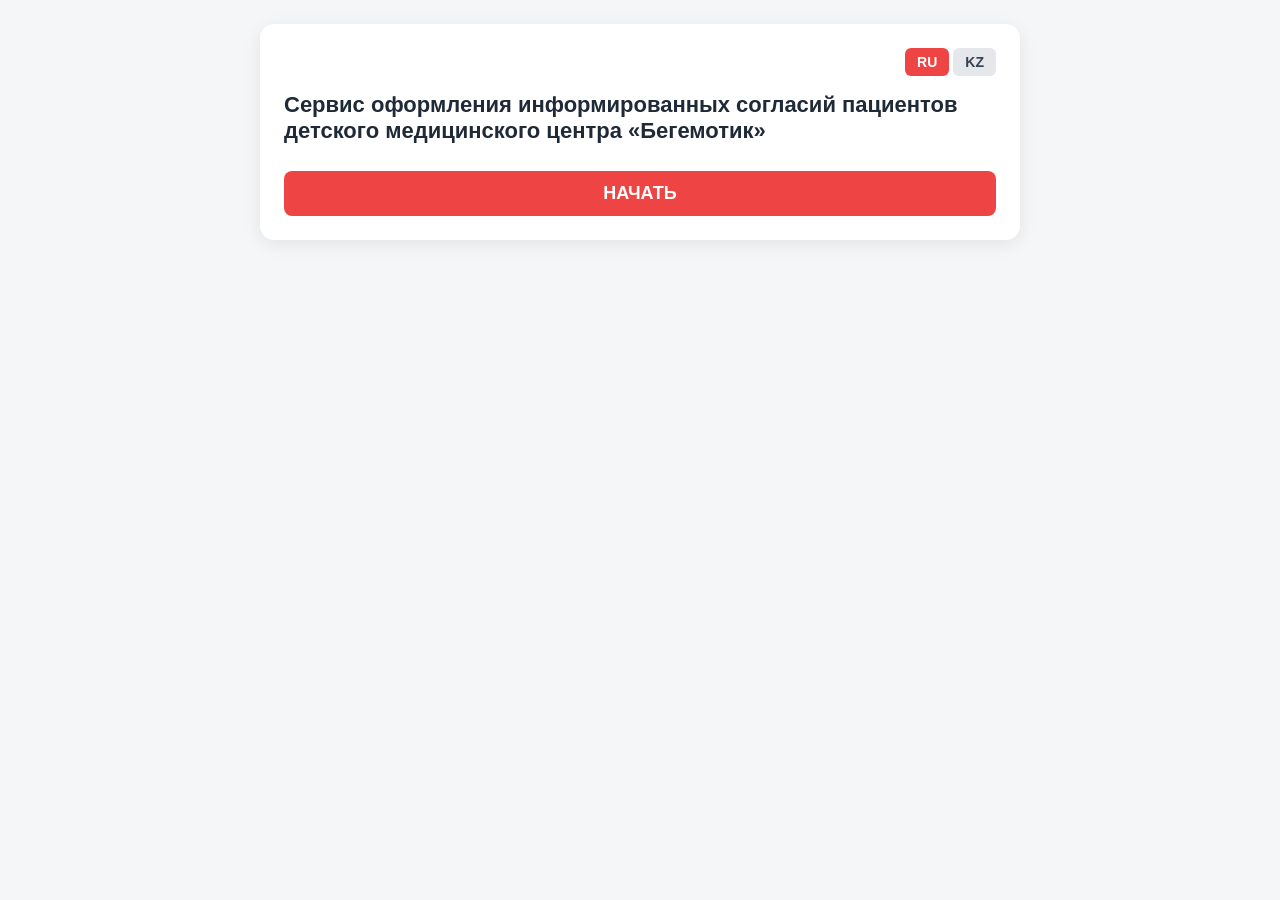
<file: frontend/index.html>
<!DOCTYPE html>
<html lang="ru">
<head>
  <meta name="google-site-verification" content="IP8zLoPh4_KQVwtsc5IDXmi27us-uHdlZs5kJak1eK8" />
  <meta charset="UTF-8" />
  <meta name="viewport" content="width=device-width, initial-scale=1.0" />
  <title>Заполнение согласия — Бегемотик</title>
  <link rel="stylesheet" href="style.css" />
</head>
<body>
  <div class="container">
    <div class="top-bar">
      <div></div>
      <div class="lang-switcher">
        <button type="button" id="langRU" class="lang-btn active">RU</button>
        <button type="button" id="langKZ" class="lang-btn">KZ</button>
      </div>
    </div>
    <h1 id="clinicName">Сервис оформления информированных согласий пациентов детского медицинского центра «Бегемотик»</h1>
    <button type="button" id="startBtn" class="btn-submit" data-i18n="start">НАЧАТЬ</button>
  </div>

  <div id="formModal" class="modal" style="display:none;">
    <div class="modal-card modal-large">
      <div class="modal-header">
        <h2 id="stepTitle" data-i18n="formTitle">Заполнение согласия</h2>
        <button type="button" id="closeModal" class="close-btn" aria-label="Закрыть">&times;</button>
      </div>

      <form id="consentForm" novalidate>
        <div id="step1" class="form-step">
          <h3 data-i18n="sectionPatient">Основная информация о пациенте</h3>
          <div class="form-group">
            <label for="iin"><span data-i18n="labelIIN">ИИН</span> <span class="required">*</span></label>
            <input type="text" id="iin" placeholder="123456789010" maxlength="12" inputmode="numeric" />
            <div id="iin-error" class="error-text"></div>
          </div>
          <div class="form-group">
            <label for="surname"><span data-i18n="labelSurname">Фамилия</span> <span class="required">*</span></label>
            <input type="text" id="surname" placeholder="Ахметов" autocomplete="family-name" />
            <div id="surname-error" class="error-text"></div>
          </div>
          <div class="form-group">
            <label for="name"><span data-i18n="labelName">Имя</span> <span class="required">*</span></label>
            <input type="text" id="name" placeholder="Серік" autocomplete="given-name" />
            <div id="name-error" class="error-text"></div>
          </div>
          <div class="form-group">
            <label for="last_name" data-i18n="labelLastName">Отчество (если имеется)</label>
            <input type="text" id="last_name" placeholder="Арманович" autocomplete="additional-name" />
            <div id="last_name-error" class="error-text"></div>
          </div>
          <div class="form-group">
            <label for="gender"><span data-i18n="labelGender">Пол</span> <span class="required">*</span></label>
            <select id="gender">
              <option value="" data-i18n="genderPlaceholder">Выберите пол</option>
              <option value="мужской" data-i18n="genderMale">мужской</option>
              <option value="женский" data-i18n="genderFemale">женский</option>
            </select>
            <div id="gender-error" class="error-text"></div>
          </div>
          <div class="form-group">
            <label for="birthdate"><span data-i18n="labelBirthdate">Дата рождения</span> <span class="required">*</span></label>
            <input type="text" id="birthdate" placeholder="01.01.2000" maxlength="10" inputmode="numeric" />
            <div id="birthdate-error" class="error-text"></div>
          </div>
          <div class="form-group">
            <label for="phone"><span data-i18n="labelPhone">Телефон</span> <span class="required">*</span></label>
            <input type="text" id="phone" class="phone-input" placeholder="+7 (7XX) XXX-XX-XX" maxlength="18" autocomplete="tel" />
            <div id="phone-error" class="error-text"></div>
          </div>
          <div class="form-group consent-group">
            <label class="checkbox-label">
              <input type="checkbox" id="hasKinship" />
              <span data-i18n="labelHasKinship">Законный представитель пациента</span>
            </label>
          </div>
          <div id="kinshipFields" style="display:none;">
            <div class="form-group">
              <label for="surname_kinship"><span data-i18n="labelSurnameKinship">Фамилия представителя</span> <span class="required">*</span></label>
              <input type="text" id="surname_kinship" placeholder="Ахметова" />
              <div id="surname_kinship-error" class="error-text"></div>
            </div>
            <div class="form-group">
              <label for="name_kinship"><span data-i18n="labelNameKinship">Имя представителя</span> <span class="required">*</span></label>
              <input type="text" id="name_kinship" placeholder="Айгерим" />
              <div id="name_kinship-error" class="error-text"></div>
            </div>
            <div class="form-group">
              <label for="last_name_kinship" data-i18n="labelLastNameKinship">Отчество представителя (если имеется)</label>
              <input type="text" id="last_name_kinship" placeholder="Арманқызы" />
              <div id="last_name_kinship-error" class="error-text"></div>
            </div>
            <div class="form-group">
              <label for="degree_of_kinship"><span data-i18n="labelDegreeKinship">Степень родства</span> <span class="required">*</span></label>
              <select id="degree_of_kinship">
                <option value="" data-i18n="degreeKinshipPlaceholder">Выберите степень родства</option>
                <option value="ребенок" data-i18n="degreeKinshipChild">ребенок</option>
                <option value="лицо, чьим законным представителем я являюсь" data-i18n="degreeKinshipRep">лицо, чьим законным представителем я являюсь</option>
              </select>
              <div id="degree_of_kinship-error" class="error-text"></div>
            </div>
          </div>
          <div class="form-actions">
            <button type="button" id="nextStep1" class="btn-submit" data-i18n="btnNext">ДАЛЕЕ</button>
          </div>
        </div>
        <div id="step2" class="form-step" style="display:none;">
          <div class="form-group consent-group">
            <label class="checkbox-label">
              <input type="checkbox" id="hasAllergy" />
              <span data-i18n="labelHasAllergy">Есть аллергия</span>
            </label>
          </div>
          <div id="allergyField" style="display:none;">
            <div class="form-group">
              <label for="allergyText"><span data-i18n="labelAllergyText">Укажите аллергию</span> <span class="required">*</span></label>
              <textarea id="allergyText" rows="3" placeholder="Пенициллин, латекс..."></textarea>
              <div id="allergyText-error" class="error-text"></div>
            </div>
          </div>

          <div class="form-group">
            <label><span data-i18n="labelProcedure">Проводимые процедуры</span> <span class="required">*</span></label>
            <div id="procedureList" class="procedure-list">
              <label class="procedure-item"><input type="checkbox" class="procedure-checkbox" value="Проф.осмотр" /> <span data-i18n="procCheckup">Проф.осмотр</span></label>
              <label class="procedure-item"><input type="checkbox" class="procedure-checkbox" value="Педиатрический чекап" /> <span data-i18n="procPediatricCheckup">Педиатрический чекап</span></label>
              <label class="procedure-item"><input type="checkbox" class="procedure-checkbox" value="Анализы" /> <span data-i18n="procTests">Анализы</span></label>
              <label class="procedure-item"><input type="checkbox" class="procedure-checkbox" value="Кардио чекап" /> <span data-i18n="procCardioCheckup">Кардио чекап</span></label>
              <label class="procedure-item"><input type="checkbox" class="procedure-checkbox" value="УЗИ" /> <span data-i18n="procUltrasound">УЗИ</span></label>
              <label class="procedure-item"><input type="checkbox" class="procedure-checkbox" value="Операция" /> <span data-i18n="procSurgery">Операция</span></label>

              <label class="procedure-item"><input type="checkbox" class="procedure-checkbox" value="Прием врача: педиатр" /> <span data-i18n="procDoctorPediatrician">Прием врача: педиатр</span></label>
              <label class="procedure-item"><input type="checkbox" class="procedure-checkbox" value="Прием врача: хирург" /> <span data-i18n="procDoctorSurgeon">Прием врача: хирург</span></label>
              <label class="procedure-item"><input type="checkbox" class="procedure-checkbox" value="Прием врача: невролог" /> <span data-i18n="procDoctorNeurologist">Прием врача: невролог</span></label>
              <label class="procedure-item"><input type="checkbox" class="procedure-checkbox" value="Прием врача: ортопед" /> <span data-i18n="procDoctorOrthopedist">Прием врача: ортопед</span></label>
              <label class="procedure-item"><input type="checkbox" class="procedure-checkbox" value="Прием врача: кардиолог" /> <span data-i18n="procDoctorCardiologist">Прием врача: кардиолог</span></label>
              <label class="procedure-item"><input type="checkbox" class="procedure-checkbox" value="Прием врача: уролог" /> <span data-i18n="procDoctorUrologist">Прием врача: уролог</span></label>
              <label class="procedure-item"><input type="checkbox" class="procedure-checkbox" value="Прием врача: офтальмолог" /> <span data-i18n="procDoctorOphthalmologist">Прием врача: офтальмолог</span></label>
              <label class="procedure-item"><input type="checkbox" class="procedure-checkbox" value="Прием врача: лор врач" /> <span data-i18n="procDoctorENT">Прием врача: лор врач</span></label>
              <label class="procedure-item"><input type="checkbox" class="procedure-checkbox" value="Прием врача: ревматолог" /> <span data-i18n="procDoctorRheumatologist">Прием врача: ревматолог</span></label>
              <label class="procedure-item"><input type="checkbox" class="procedure-checkbox" value="Прием врача: аллерголог" /> <span data-i18n="procDoctorAllergist">Прием врача: аллерголог</span></label>
              <label class="procedure-item"><input type="checkbox" class="procedure-checkbox" value="Прием врача: инфекционист" /> <span data-i18n="procDoctorInfectiologist">Прием врача: инфекционист</span></label>
              <label class="procedure-item"><input type="checkbox" class="procedure-checkbox" value="Прием врача: пульмонолог" /> <span data-i18n="procDoctorPulmonologist">Прием врача: пульмонолог</span></label>
              <label class="procedure-item"><input type="checkbox" class="procedure-checkbox" value="Прием врача: иммунолог" /> <span data-i18n="procDoctorImmunologist">Прием врача: иммунолог</span></label>

              <label class="procedure-item"><input type="checkbox" class="procedure-checkbox" value="Обрезание" /> <span data-i18n="procCircumcision">Обрезание</span></label>
              <label class="procedure-item"><input type="checkbox" class="procedure-checkbox" value="Снятие швов" /> <span data-i18n="procSutureRemoval">Снятие швов</span></label>
              <label class="procedure-item"><input type="checkbox" class="procedure-checkbox" value="Промывание" /> <span data-i18n="procIrrigation">Промывание</span></label>
              <label class="procedure-item"><input type="checkbox" class="procedure-checkbox" value="Подрезание уздечки" /> <span data-i18n="procFrenulumTrim">Подрезание уздечки</span></label>
            </div>
            <div id="procedure-error" class="error-text"></div>
          </div>

          <div class="form-actions dual">
            <button type="button" id="backStep2" class="btn-secondary" data-i18n="btnBack">НАЗАД</button>
            <button type="button" id="nextStep2" class="btn-submit" data-i18n="btnNext">ДАЛЕЕ</button>
          </div>
        </div>
        <div id="step3" class="form-step" style="display:none;">
          <div class="form-group">
            <label><span data-i18n="labelSignature">Подпись</span> <span class="required">*</span></label>
            <p class="hint" data-i18n="hintSignature">Нарисуйте подпись в поле ниже</p>
            <canvas id="signatureCanvas"></canvas>
            <div id="signature-error" class="error-text"></div>
            <div class="signature-actions">
              <button type="button" id="clearSignature" class="btn-secondary" data-i18n="btnClearSig">Очистить</button>
            </div>
          </div>
          <div class="form-group consent-group">
            <label class="checkbox-label">
              <input type="checkbox" id="consentFacsimile" />
              <span data-i18n="labelConsentFacsimile">Даю согласие на использование факсимиле</span>
            </label>
            <div id="consentFacsimile-error" class="error-text"></div>
          </div>
          <div class="form-group consent-group">
            <label class="checkbox-label">
              <input type="checkbox" id="consentPersonal" />
              <span data-i18n="labelConsentPersonal">Даю согласие на сбор персональных данных</span>
            </label>
            <div id="consentPersonal-error" class="error-text"></div>
          </div>
          <div class="form-actions triple">
            <button type="button" id="backStep3" class="btn-secondary" data-i18n="btnBack">НАЗАД</button>
            <button type="submit" id="finishBtn" class="btn-submit" data-i18n="btnSign">ПОДПИСАТЬ</button>
          </div>
        </div>
      </form>
      <div id="errorMessage" class="alert alert-error" style="display:none;"></div>
    </div>
  </div>

  <div id="loadingModal" class="modal" style="display:none;">
    <div class="modal-card">
      <div class="spinner"></div>
      <h3 data-i18n="loadingTitle">Формируем соглашение…</h3>
      <p data-i18n="loadingSubtitle">Обычно это занимает меньше минуты</p>
    </div>
  </div>

  <script src="config.js"></script>
  <script src="script.js"></script>
</body>
</html>
</file>
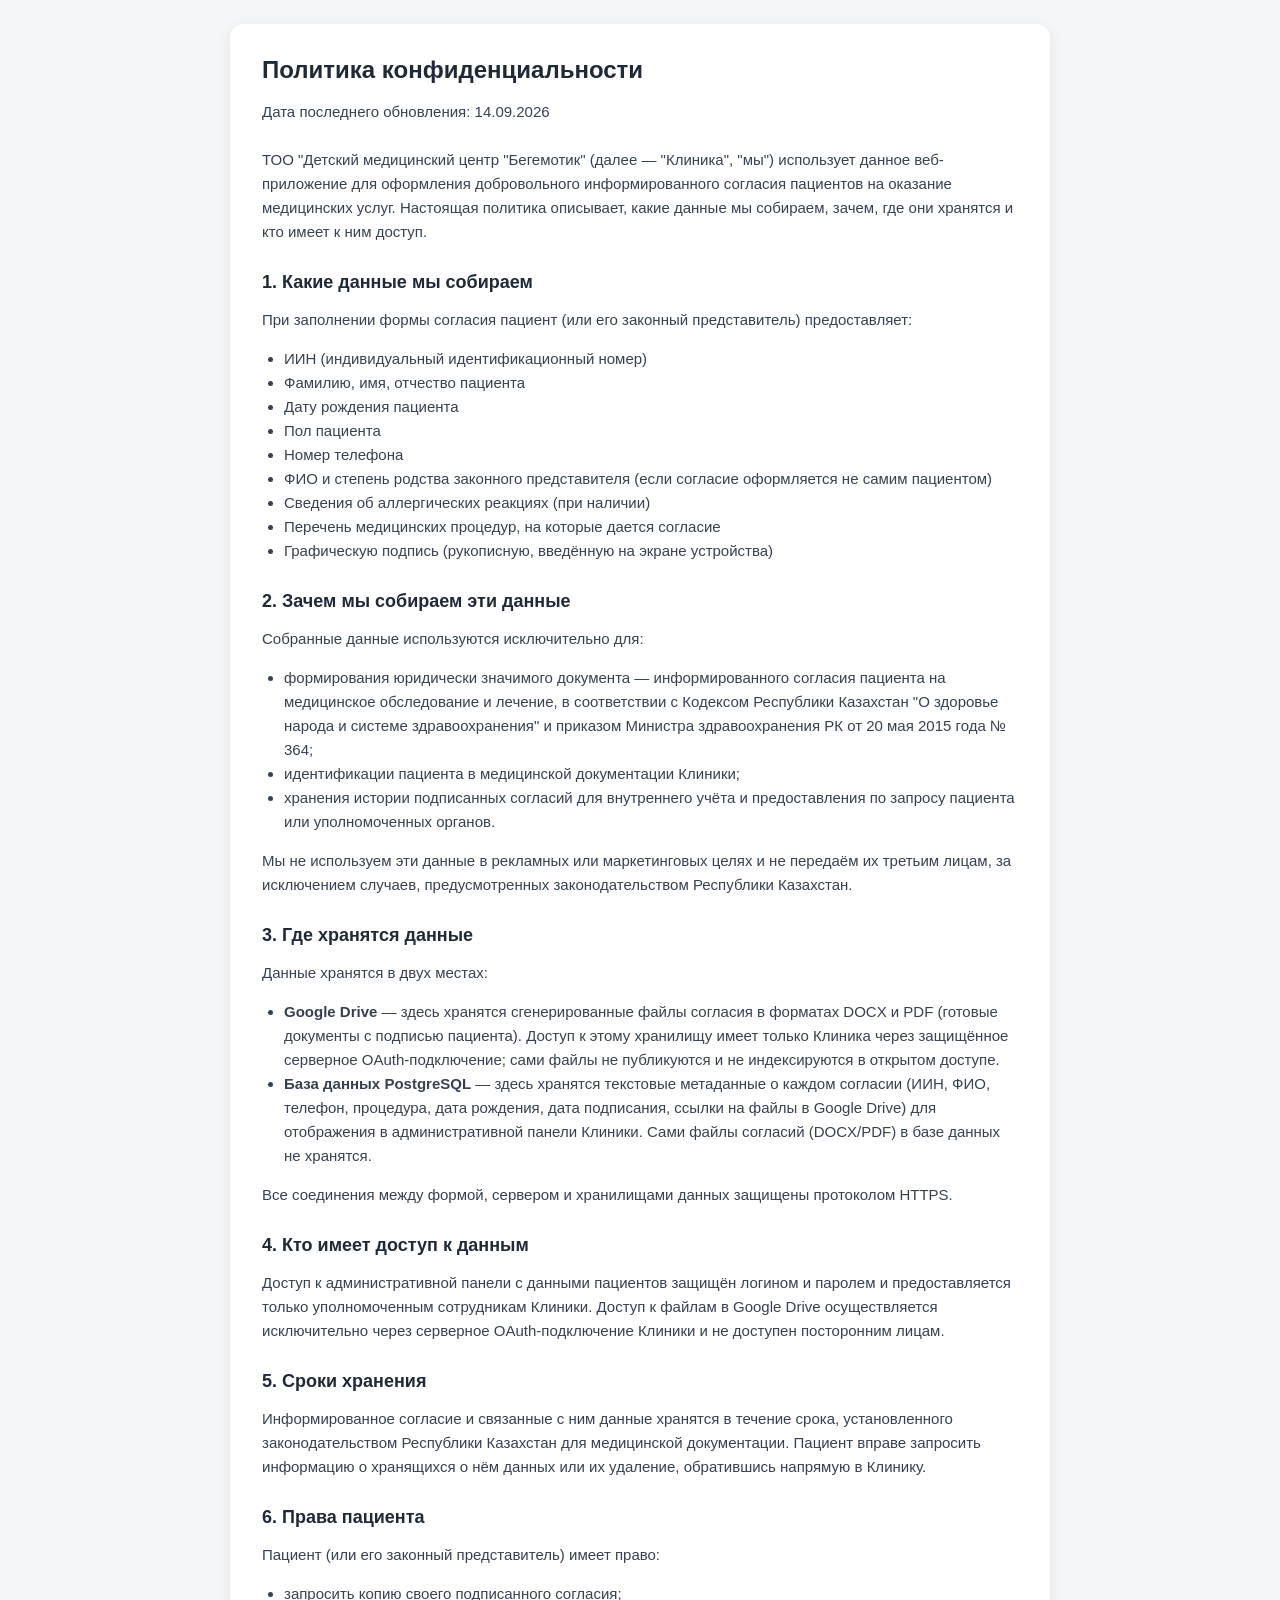
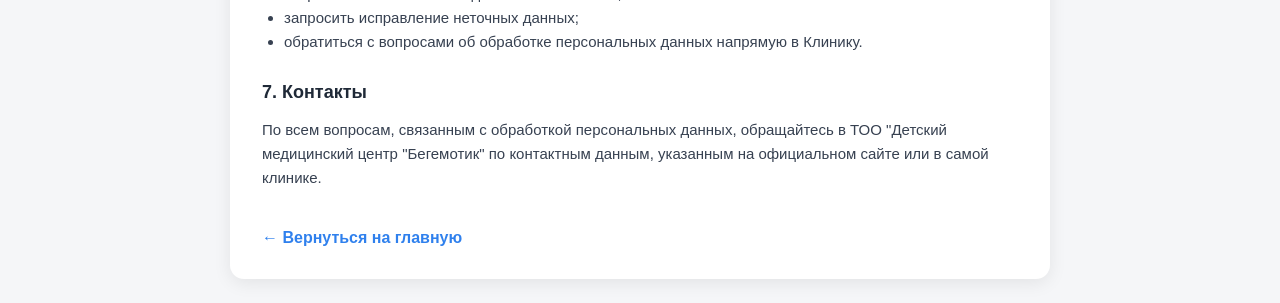
<file: frontend/privacy_policy.html>
<!DOCTYPE html>
<html lang="ru">
<head>
<meta charset="UTF-8" />
<meta name="viewport" content="width=device-width, initial-scale=1.0" />
<title>Политика конфиденциальности — Бегемотик</title>
<link rel="stylesheet" href="style.css" />
<style>
  .policy-container {
    max-width: 820px;
    margin: 24px auto;
    background: #fff;
    padding: 32px;
    border-radius: 14px;
    box-shadow: 0 4px 18px rgba(0, 0, 0, .08);
  }
  .policy-container h1 {
    font-size: 24px;
    margin-top: 0;
  }
  .policy-container h2 {
    font-size: 18px;
    margin-top: 28px;
    margin-bottom: 10px;
    color: #1f2937;
  }
  .policy-container p,
  .policy-container li {
    font-size: 15px;
    line-height: 1.6;
    color: #374151;
  }
  .policy-container ul {
    margin: 8px 0;
    padding-left: 22px;
  }
  .policy-updated {
    color: #6b7280;
    font-size: 13px;
    margin-bottom: 24px;
  }
  .back-link {
    display: inline-block;
    margin-top: 24px;
    color: #2f80ed;
    text-decoration: none;
    font-weight: 600;
  }
  .back-link:hover {
    text-decoration: underline;
  }
</style>
</head>
<body>
  <div class="policy-container">
    <h1>Политика конфиденциальности</h1>
    <p class="policy-updated">Дата последнего обновления: 14.09.2026</p>

    <p>
      ТОО "Детский медицинский центр "Бегемотик" (далее — "Клиника", "мы") использует
      данное веб-приложение для оформления добровольного информированного согласия
      пациентов на оказание медицинских услуг. Настоящая политика описывает, какие
      данные мы собираем, зачем, где они хранятся и кто имеет к ним доступ.
    </p>

    <h2>1. Какие данные мы собираем</h2>
    <p>При заполнении формы согласия пациент (или его законный представитель) предоставляет:</p>
    <ul>
      <li>ИИН (индивидуальный идентификационный номер)</li>
      <li>Фамилию, имя, отчество пациента</li>
      <li>Дату рождения пациента</li>
      <li>Пол пациента</li>
      <li>Номер телефона</li>
      <li>ФИО и степень родства законного представителя (если согласие оформляется не самим пациентом)</li>
      <li>Сведения об аллергических реакциях (при наличии)</li>
      <li>Перечень медицинских процедур, на которые дается согласие</li>
      <li>Графическую подпись (рукописную, введённую на экране устройства)</li>
    </ul>

    <h2>2. Зачем мы собираем эти данные</h2>
    <p>Собранные данные используются исключительно для:</p>
    <ul>
      <li>формирования юридически значимого документа — информированного согласия пациента на медицинское обследование и лечение, в соответствии с Кодексом Республики Казахстан "О здоровье народа и системе здравоохранения" и приказом Министра здравоохранения РК от 20 мая 2015 года № 364;</li>
      <li>идентификации пациента в медицинской документации Клиники;</li>
      <li>хранения истории подписанных согласий для внутреннего учёта и предоставления по запросу пациента или уполномоченных органов.</li>
    </ul>
    <p>Мы не используем эти данные в рекламных или маркетинговых целях и не передаём их третьим лицам, за исключением случаев, предусмотренных законодательством Республики Казахстан.</p>

    <h2>3. Где хранятся данные</h2>
    <p>Данные хранятся в двух местах:</p>
    <ul>
      <li>
        <strong>Google Drive</strong> — здесь хранятся сгенерированные файлы согласия
        в форматах DOCX и PDF (готовые документы с подписью пациента). Доступ к этому
        хранилищу имеет только Клиника через защищённое серверное OAuth-подключение;
        сами файлы не публикуются и не индексируются в открытом доступе.
      </li>
      <li>
        <strong>База данных PostgreSQL</strong> — здесь хранятся текстовые метаданные
        о каждом согласии (ИИН, ФИО, телефон, процедура, дата рождения, дата подписания,
        ссылки на файлы в Google Drive) для отображения в административной панели Клиники.
        Сами файлы согласий (DOCX/PDF) в базе данных не хранятся.
      </li>
    </ul>
    <p>
      Все соединения между формой, сервером и хранилищами данных защищены протоколом HTTPS.
    </p>

    <h2>4. Кто имеет доступ к данным</h2>
    <p>
      Доступ к административной панели с данными пациентов защищён логином и паролем и
      предоставляется только уполномоченным сотрудникам Клиники. Доступ к файлам в Google
      Drive осуществляется исключительно через серверное OAuth-подключение Клиники и не
      доступен посторонним лицам.
    </p>

    <h2>5. Сроки хранения</h2>
    <p>
      Информированное согласие и связанные с ним данные хранятся в течение срока,
      установленного законодательством Республики Казахстан для медицинской документации.
      Пациент вправе запросить информацию о хранящихся о нём данных или их удаление,
      обратившись напрямую в Клинику.
    </p>

    <h2>6. Права пациента</h2>
    <p>Пациент (или его законный представитель) имеет право:</p>
    <ul>
      <li>запросить копию своего подписанного согласия;</li>
      <li>запросить исправление неточных данных;</li>
      <li>обратиться с вопросами об обработке персональных данных напрямую в Клинику.</li>
    </ul>

    <h2>7. Контакты</h2>
    <p>
      По всем вопросам, связанным с обработкой персональных данных, обращайтесь в
      ТОО "Детский медицинский центр "Бегемотик" по контактным данным, указанным на
      официальном сайте или в самой клинике.
    </p>

    <a href="index.html" class="back-link">← Вернуться на главную</a>
  </div>
</body>
</html>
</file>
<file: frontend/style.css>
* { box-sizing: border-box; }

body {
  margin: 0;
  font-family: Arial, sans-serif;
  background: #f5f6f8;
  color: #1f2937;
}

.container {
  max-width: 760px;
  margin: 24px auto;
  background: #fff;
  padding: 24px;
  border-radius: 14px;
  box-shadow: 0 4px 18px rgba(0, 0, 0, .08);
}

.top-bar {
  display: flex;
  justify-content: space-between;
  align-items: center;
  margin-bottom: 16px;
}

.lang-switcher {
  display: flex;
  gap: 4px;
}

.lang-btn {
  background: #e5e7eb;
  color: #374151;
  border: none;
  border-radius: 6px;
  padding: 6px 12px;
  font-size: 14px;
  font-weight: 600;
  cursor: pointer;
  transition: background .2s, color .2s;
}

.lang-btn.active {
  background: #ef4444;
  color: #fff;
}

h1 {
  margin-top: 0;
  font-size: 22px;
}

h2 {
  margin: 0;
  font-size: 20px;
}

h3 {
  margin: 0 0 16px;
  font-size: 17px;
  color: #374151;
}

.form-group {
  margin-bottom: 16px;
}

label {
  display: block;
  font-weight: 600;
  margin-bottom: 8px;
}

.required {
  color: #d32f2f;
}

input[type="text"],
input[type="date"],
textarea,
select {
  width: 100%;
  border: 1px solid #d1d5db;
  border-radius: 8px;
  padding: 10px 12px;
  font-size: 16px;
  transition: border-color .2s;
}

input[type="text"]:focus,
input[type="date"]:focus,
select:focus,
textarea:focus {
  outline: none;
  border-color: #2f80ed;
}

textarea { resize: vertical; }

input.error,
select.error,
textarea.error {
  border-color: #d32f2f;
  background: #fff6f6;
}

.error-text {
  min-height: 18px;
  color: #d32f2f;
  font-size: 13px;
  margin-top: 4px;
}

.hint {
  margin: 0 0 8px;
  color: #6b7280;
  font-size: 14px;
}

#signatureCanvas {
  width: 100%;
  height: 200px;
  border: 1px solid #d1d5db;
  border-radius: 8px;
  background: #fff;
  touch-action: none;
  cursor: crosshair;
}

#signatureCanvas.has-signature {
  border-color: #2e7d32;
}

.signature-actions {
  display: flex;
  gap: 10px;
  margin-top: 10px;
}

.consent-group {
  background: #f8fafc;
  border: 1px solid #e2e8f0;
  border-radius: 10px;
  padding: 14px;
  margin-top: 8px;
}

.checkbox-label {
  display: flex;
  align-items: flex-start;
  gap: 10px;
  font-weight: normal;
  cursor: pointer;
}

.checkbox-label input[type="checkbox"] {
  width: 18px;
  height: 18px;
  flex-shrink: 0;
  margin-top: 2px;
}

/* Procedure checklist */
.procedure-list {
  display: flex;
  flex-direction: column;
  gap: 10px;
  max-height: 280px;
  overflow-y: auto;
  border: 1px solid #d1d5db;
  border-radius: 8px;
  padding: 14px;
  background: #f8fafc;
}

.procedure-item {
  display: flex;
  align-items: center;
  gap: 10px;
  font-weight: normal;
  font-size: 15px;
  cursor: pointer;
  margin-bottom: 0;
}

.procedure-item input[type="checkbox"] {
  width: 18px;
  height: 18px;
  flex-shrink: 0;
  cursor: pointer;
}

button {
  border: 0;
  border-radius: 8px;
  padding: 10px 16px;
  font-size: 16px;
  cursor: pointer;
  transition: opacity .2s;
}

button:disabled {
  opacity: 0.55;
  cursor: not-allowed;
}

.btn-secondary {
  background: #4b5563;
  color: #fff;
}

.btn-submit {
  width: 100%;
  background: #ef4444;
  color: #fff;
  font-size: 18px;
  font-weight: 700;
  margin-top: 12px;
  padding: 12px 18px;
}

.form-actions.dual {
  display: grid;
  grid-template-columns: 1fr 1fr;
  gap: 12px;
}

.form-actions.dual .btn-submit,
.form-actions.dual .btn-secondary {
  width: 100%;
  margin-top: 0;
}

.form-actions.triple {
  display: grid;
  grid-template-columns: 1fr 1fr;
  gap: 12px;
  margin-top: 12px;
}

.form-actions.triple .btn-submit,
.form-actions.triple .btn-secondary {
  width: 100%;
  margin-top: 0;
}

.alert {
  margin-top: 16px;
  padding: 12px 16px;
  border-radius: 8px;
  font-size: 14px;
}

.alert-error {
  background: #fef2f2;
  color: #991b1b;
  border: 1px solid #fecaca;
}

.modal {
  position: fixed;
  inset: 0;
  background: rgba(0, 0, 0, .45);
  display: flex;
  align-items: center;
  justify-content: center;
  z-index: 9999;
}

.modal-card {
  width: min(92vw, 420px);
  background: #fff;
  border-radius: 14px;
  padding: 24px;
  text-align: center;
  box-shadow: 0 10px 30px rgba(0, 0, 0, .2);
}

.modal-large {
  width: min(96vw, 860px);
  max-height: 92vh;
  overflow: auto;
  text-align: left;
}

.modal-header {
  display: flex;
  align-items: center;
  justify-content: space-between;
  gap: 12px;
  margin-bottom: 18px;
}

.close-btn {
  background: transparent;
  color: #6b7280;
  font-size: 30px;
  line-height: 1;
  padding: 0;
}

.spinner {
  width: 52px;
  height: 52px;
  margin: 0 auto 8px;
  border: 4px solid #eee;
  border-top-color: #2f80ed;
  border-radius: 50%;
  animation: spin .9s linear infinite;
}

@keyframes spin {
  to { transform: rotate(360deg); }
}

@media (max-width: 700px) {
  .container {
    margin: 12px;
    padding: 16px;
  }

  h1 { font-size: 18px; }

  .form-actions.dual,
  .form-actions.triple {
    grid-template-columns: 1fr;
  }
}
</file>
